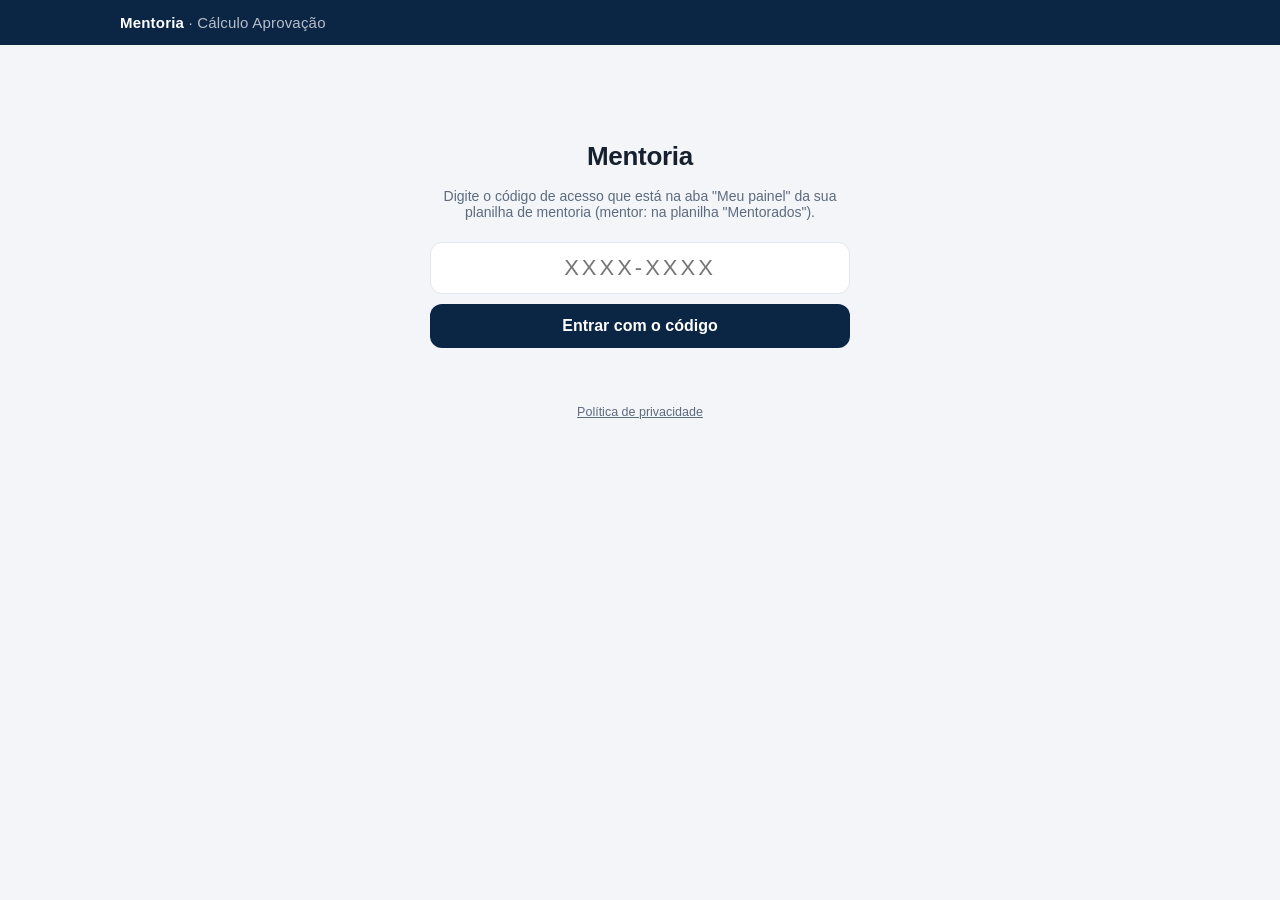
<file: index.html>
<!DOCTYPE html>
<html lang="pt-BR">
<head>
<meta charset="utf-8">
<meta name="viewport" content="width=device-width, initial-scale=1">
<meta name="robots" content="noindex, nofollow">
<meta name="referrer" content="strict-origin-when-cross-origin">
<title>Mentoria · Cálculo Aprovação</title>
<meta name="description" content="Painel de evolução da mentoria Cálculo Aprovação: simulados, níveis por área, onde focar e acompanhamento do mentor.">
<meta name="theme-color" content="#0B2545">
<link rel="icon" href="data:image/svg+xml,%3Csvg xmlns='http://www.w3.org/2000/svg' viewBox='0 0 64 64'%3E%3Crect width='64' height='64' rx='14' fill='%230B2545'/%3E%3Cpath d='M18 44 L24 24 L40 24 L46 44 Z' fill='%23d9a52f'/%3E%3Cpath d='M24 24 L40 24 L43 34 L21 34 Z' fill='%23fff0a8'/%3E%3C/svg%3E">
<link rel="stylesheet" href="assets/estilo.css?v=24">
<script src="https://accounts.google.com/gsi/client" async></script>
</head>
<body>
<header class="topo"><div class="topo-in">
  <div class="marca">Mentoria <span>· Cálculo Aprovação</span></div>
  <div class="topo-dir"><span class="atualizado" id="atualizado"></span><span class="topo-dir" id="topo-dir"></span></div>
</div></header>
<main id="app"><p class="carregando">Carregando…</p></main>
<noscript><p style="text-align:center;padding:24px">Ative o JavaScript para usar o painel da mentoria.</p></noscript>
<script src="config.js?v=24"></script>
<script src="assets/painel.js?v=24"></script>
<script src="assets/registros.js?v=24"></script>
<script src="assets/app.js?v=24"></script>
</body>
</html>
</file>
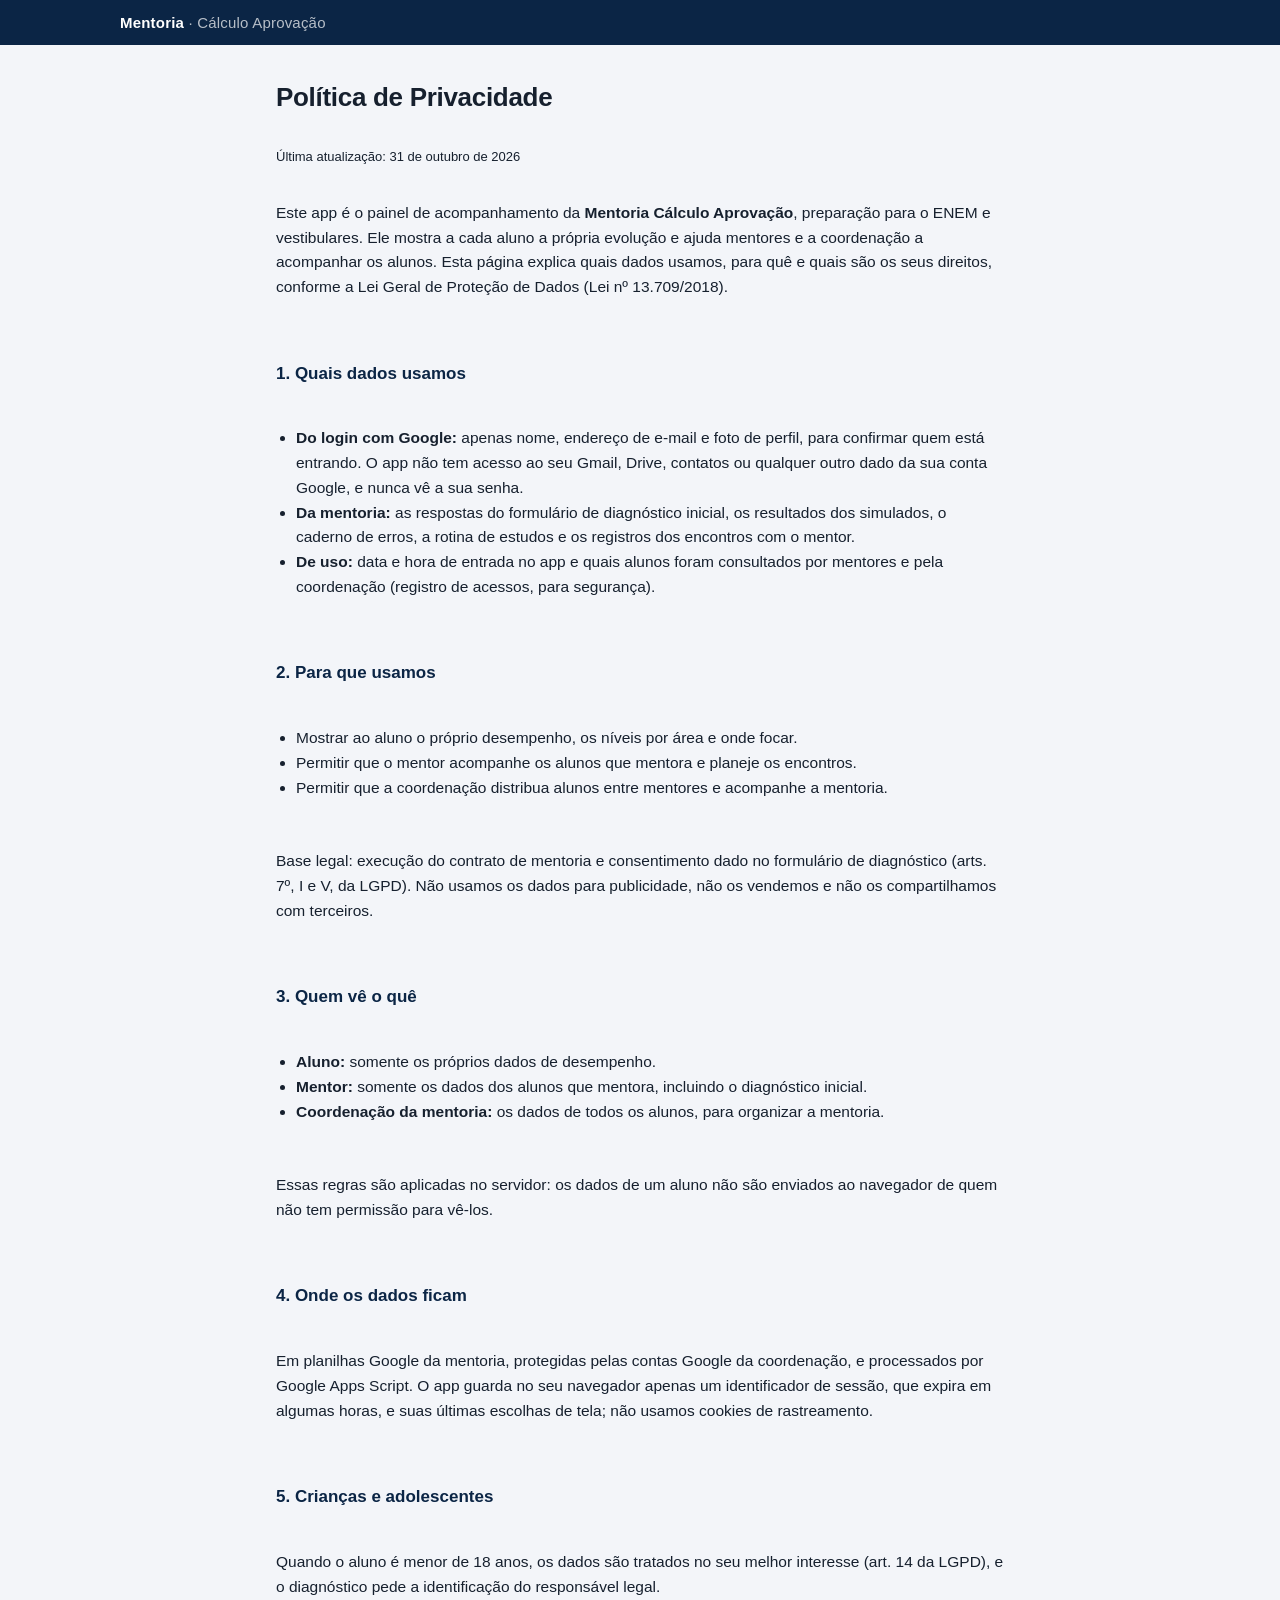
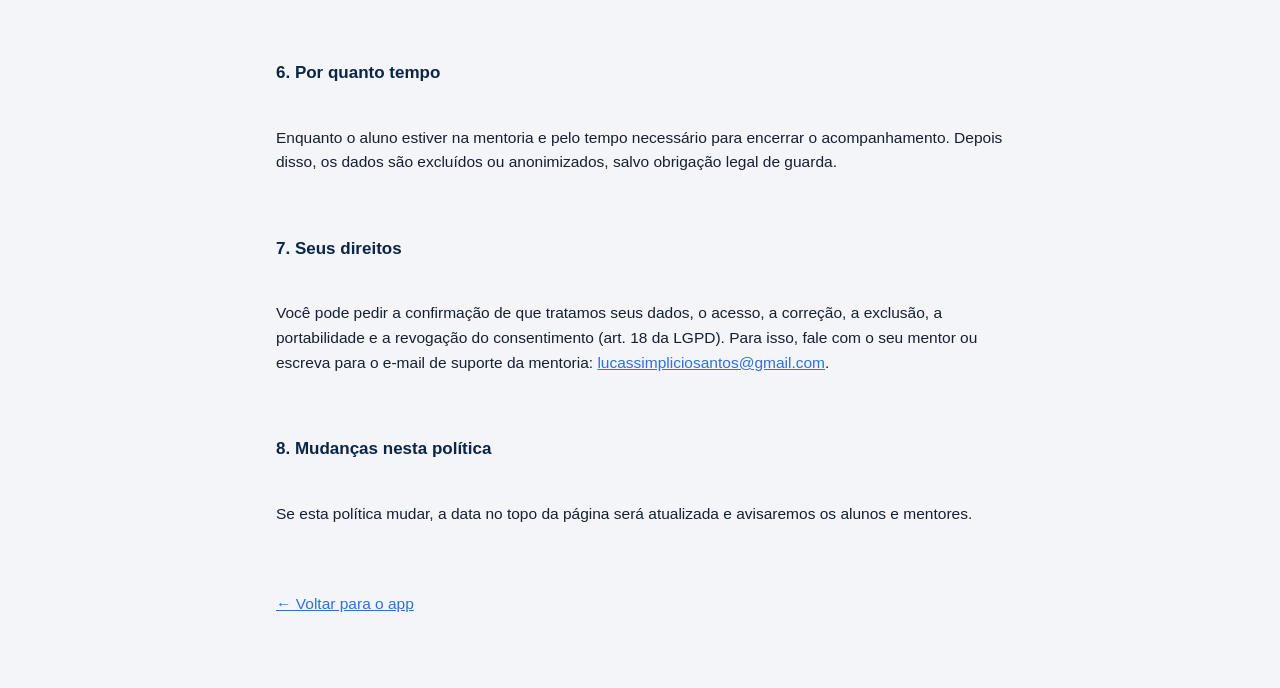
<file: privacidade.html>
<!DOCTYPE html>
<html lang="pt-BR">
<head>
<meta charset="utf-8">
<meta name="viewport" content="width=device-width, initial-scale=1">
<title>Política de Privacidade · Mentoria Cálculo Aprovação</title>
<meta name="description" content="Como o app da Mentoria Cálculo Aprovação usa e protege os dados de alunos e mentores.">
<link rel="stylesheet" href="assets/estilo.css">
<style>
  .doc { max-width: 760px; margin: 0 auto; padding: 24px 16px 56px; line-height: 1.6; font-size: 15.5px; }
  .doc h1 { font-size: 26px; margin: 8px 0 4px; }
  .doc h2 { font-size: 17px; margin: 26px 0 6px; color: var(--azul); }
  .doc p, .doc li { color: var(--texto); }
  .doc ul { padding-left: 20px; }
  .doc .nota { font-size: 13px; }
  .doc a { color: var(--acento); }
</style>
</head>
<body>
<header class="topo"><div class="topo-in"><a class="marca" href="./" style="color:#fff;text-decoration:none">Mentoria <span>· Cálculo Aprovação</span></a></div></header>
<main class="doc">
  <h1>Política de Privacidade</h1>
  <p class="nota">Última atualização: 31 de outubro de 2026</p>

  <p>Este app é o painel de acompanhamento da <b>Mentoria Cálculo Aprovação</b>, preparação para o ENEM e vestibulares. Ele mostra a cada aluno a própria evolução e ajuda mentores e a coordenação a acompanhar os alunos. Esta página explica quais dados usamos, para quê e quais são os seus direitos, conforme a Lei Geral de Proteção de Dados (Lei nº 13.709/2018).</p>

  <h2>1. Quais dados usamos</h2>
  <ul>
    <li><b>Do login com Google:</b> apenas nome, endereço de e-mail e foto de perfil, para confirmar quem está entrando. O app não tem acesso ao seu Gmail, Drive, contatos ou qualquer outro dado da sua conta Google, e nunca vê a sua senha.</li>
    <li><b>Da mentoria:</b> as respostas do formulário de diagnóstico inicial, os resultados dos simulados, o caderno de erros, a rotina de estudos e os registros dos encontros com o mentor.</li>
    <li><b>De uso:</b> data e hora de entrada no app e quais alunos foram consultados por mentores e pela coordenação (registro de acessos, para segurança).</li>
  </ul>

  <h2>2. Para que usamos</h2>
  <ul>
    <li>Mostrar ao aluno o próprio desempenho, os níveis por área e onde focar.</li>
    <li>Permitir que o mentor acompanhe os alunos que mentora e planeje os encontros.</li>
    <li>Permitir que a coordenação distribua alunos entre mentores e acompanhe a mentoria.</li>
  </ul>
  <p>Base legal: execução do contrato de mentoria e consentimento dado no formulário de diagnóstico (arts. 7º, I e V, da LGPD). Não usamos os dados para publicidade, não os vendemos e não os compartilhamos com terceiros.</p>

  <h2>3. Quem vê o quê</h2>
  <ul>
    <li><b>Aluno:</b> somente os próprios dados de desempenho.</li>
    <li><b>Mentor:</b> somente os dados dos alunos que mentora, incluindo o diagnóstico inicial.</li>
    <li><b>Coordenação da mentoria:</b> os dados de todos os alunos, para organizar a mentoria.</li>
  </ul>
  <p>Essas regras são aplicadas no servidor: os dados de um aluno não são enviados ao navegador de quem não tem permissão para vê-los.</p>

  <h2>4. Onde os dados ficam</h2>
  <p>Em planilhas Google da mentoria, protegidas pelas contas Google da coordenação, e processados por Google Apps Script. O app guarda no seu navegador apenas um identificador de sessão, que expira em algumas horas, e suas últimas escolhas de tela; não usamos cookies de rastreamento.</p>

  <h2>5. Crianças e adolescentes</h2>
  <p>Quando o aluno é menor de 18 anos, os dados são tratados no seu melhor interesse (art. 14 da LGPD), e o diagnóstico pede a identificação do responsável legal.</p>

  <h2>6. Por quanto tempo</h2>
  <p>Enquanto o aluno estiver na mentoria e pelo tempo necessário para encerrar o acompanhamento. Depois disso, os dados são excluídos ou anonimizados, salvo obrigação legal de guarda.</p>

  <h2>7. Seus direitos</h2>
  <p>Você pode pedir a confirmação de que tratamos seus dados, o acesso, a correção, a exclusão, a portabilidade e a revogação do consentimento (art. 18 da LGPD). Para isso, fale com o seu mentor ou escreva para o e-mail de suporte da mentoria: <a href="mailto:lucassimpliciosantos@gmail.com">lucassimpliciosantos@gmail.com</a>.</p>

  <h2>8. Mudanças nesta política</h2>
  <p>Se esta política mudar, a data no topo da página será atualizada e avisaremos os alunos e mentores.</p>

  <p style="margin-top:32px"><a href="./">← Voltar para o app</a></p>
</main>
</body>
</html>
</file>
<file: assets/estilo.css>
:root { --azul: #0B2545; --azul2: #13315C; --fundo: #F3F5F9; --card: #FFFFFF; --linha: #E2E6EE; --texto: #16202E; --suave: #5D6B7E;
    --bom: #1E8E5A; --ruim: #C2362F; --aviso: #B7791F; --acento: #2F6FDE; }
  * { box-sizing: border-box; }
  html, body { margin: 0; background: var(--fundo); color: var(--texto); font-family: -apple-system, BlinkMacSystemFont, "Segoe UI", Roboto, "Helvetica Neue", Arial, sans-serif; }
  .topo { background: var(--azul); color: #fff; padding: 14px 16px; }
  .topo-in { max-width: 1040px; margin: 0 auto; display: flex; align-items: center; justify-content: space-between; gap: 12px; flex-wrap: wrap; }
  .marca { font-weight: 700; letter-spacing: .2px; font-size: 15px; }
  .marca span { opacity: .7; font-weight: 500; }
  .atualizado { font-size: 12px; opacity: .75; }
  main { max-width: 1040px; margin: 0 auto; padding: 20px 16px 48px; display: grid; grid-template-columns: minmax(0, 1fr); gap: 18px; }
  h1 { font-size: 26px; margin: 4px 0 2px; letter-spacing: -.3px; }
  .sub { color: var(--suave); font-size: 14px; margin: 0; display: flex; gap: 6px 14px; flex-wrap: wrap; }
  .sec { font-size: 12px; font-weight: 700; letter-spacing: .08em; text-transform: uppercase; color: var(--suave); margin: 8px 0 -6px; }
  .grade4 { display: grid; gap: 12px; grid-template-columns: repeat(auto-fit, minmax(min(46%, 210px), 1fr)); }
  @media (max-width: 520px) { .kpi-valor { font-size: 24px; } .card { padding: 13px; } .kpi-top { font-size: 13px; } }
  .card { background: var(--card); border: 1px solid var(--linha); border-radius: 14px; padding: 16px; box-shadow: 0 1px 2px rgba(16,32,46,.04); min-width: 0; }
  .kpi { display: grid; gap: 8px; }
  .kpi-top { display: flex; align-items: center; gap: 10px; color: var(--suave); font-size: 14px; }
  .ico { width: 32px; height: 32px; border-radius: 9px; display: grid; place-items: center; flex: none; }
  .kpi-valor { font-size: 30px; font-weight: 800; line-height: 1.05; letter-spacing: -.5px; font-variant-numeric: tabular-nums; }
  .kpi-nota { font-size: 12.5px; color: var(--suave); }
  .bom { color: var(--bom); } .ruim { color: var(--ruim); }
  .niveis { display: grid; gap: 12px; grid-template-columns: repeat(auto-fit, minmax(min(46%, 170px), 1fr)); }
  .nv { display: grid; justify-items: center; text-align: center; gap: 3px; padding: 12px 10px 14px; }
  .nv svg { width: 100%; max-width: 132px; height: auto; overflow: visible; }
  .nv-area { font-size: 12.5px; color: var(--suave); }
  .nv-metal { font-size: 17px; font-weight: 800; }
  .nv-prog { font-size: 12px; color: var(--suave); max-width: 15rem; }
  .trilha { display: flex; flex-wrap: wrap; gap: 6px 16px; list-style: none; padding: 0; margin: 0; font-size: 12px; color: var(--suave); }
  .trilha li { display: inline-flex; align-items: center; gap: 6px; }
  .trilha svg { width: 48px; height: auto; }
  .trilha b { color: var(--texto); }
  .graf svg { width: 100%; height: auto; display: block; }
  .legenda { display: flex; flex-wrap: wrap; gap: 6px 14px; font-size: 12.5px; color: var(--suave); margin: 8px 0 0; padding: 0; list-style: none; }
  .legenda li { display: inline-flex; align-items: center; gap: 6px; }
  .sw { width: 10px; height: 10px; border-radius: 3px; display: inline-block; }
  .faixa { display: flex; height: 12px; border-radius: 6px; overflow: hidden; gap: 2px; background: #E7EAF0; margin: 4px 0 10px; }
  details.grupo { border: 1px solid var(--linha); border-radius: 12px; margin-top: 10px; background: #fff; }
  details.grupo summary { list-style: none; cursor: pointer; padding: 12px 14px; display: flex; align-items: center; gap: 12px; font-weight: 700; }
  details.grupo summary::-webkit-details-marker { display: none; }
  .badge { min-width: 24px; height: 24px; border-radius: 7px; display: inline-grid; place-items: center; color: #fff; font-size: 12px; font-weight: 800; padding: 0 6px; }
  .seta { margin-left: auto; width: 8px; height: 8px; border-right: 2px solid var(--suave); border-bottom: 2px solid var(--suave); transform: rotate(45deg); transition: transform .2s; }
  details[open] .seta { transform: rotate(-135deg); }
  .lista { display: grid; gap: 8px; padding: 0 14px 14px; }
  .mat { background: var(--fundo); border-radius: 10px; padding: 10px 12px; display: grid; gap: 6px; }
  .mat-top { display: flex; flex-wrap: wrap; gap: 4px 10px; align-items: baseline; }
  .mat-nome { font-weight: 700; }
  .mat-info { margin-left: auto; font-size: 12px; color: var(--suave); }
  .barra { height: 6px; border-radius: 3px; background: #E2E6EE; overflow: hidden; }
  .barra span { display: block; height: 100%; border-radius: 3px; }
  .tags { display: flex; flex-wrap: wrap; gap: 6px; }
  .tag { font-size: 12px; padding: 2px 9px; border-radius: 999px; background: #fff; border: 1px solid var(--linha); }
  .vazio { color: var(--suave); font-size: 13px; margin: 0; }
  .motivo { display: grid; grid-template-columns: minmax(0, 15rem) 1fr 2.2rem; gap: 10px; align-items: center; font-size: 13px; margin: 6px 0; }
  .motivo .barra { height: 10px; }
  .entrada { max-width: 420px; margin: 8vh auto 0; display: grid; gap: 14px; text-align: center; }
  .entrada input { font-size: 22px; letter-spacing: 3px; text-align: center; padding: 12px; border: 1.5px solid var(--linha); border-radius: 12px; text-transform: uppercase; width: 100%; }
  .entrada input:focus { outline: none; border-color: var(--acento); }
  .botao { background: var(--azul); color: #fff; border: 0; border-radius: 12px; padding: 13px; font-size: 16px; font-weight: 700; cursor: pointer; }
  .erro { color: var(--ruim); font-size: 14px; min-height: 1.2em; margin: 0; }
  .carregando { text-align: center; color: var(--suave); margin-top: 18vh; }
  .rodape { text-align: center; color: var(--suave); font-size: 12px; margin-top: 8px; }
  .nota { font-size: 12.5px; color: var(--suave); margin: 6px 0 0; }
  .seletor { position: sticky; top: 0; z-index: 5; background: var(--fundo); margin: 0 -16px; padding: 10px 16px 12px; border-bottom: 1px solid var(--linha); display: grid; gap: 8px; }
  .seletor-rot { font-size: 12px; font-weight: 700; letter-spacing: .08em; text-transform: uppercase; color: var(--suave); }
  .seletor-linha { display: flex; gap: 8px; align-items: center; }
  .seletor select, .seletor input { font: inherit; font-size: 16px; color: var(--texto); background: #fff; border: 1.5px solid var(--linha); border-radius: 12px; padding: 10px 12px; min-width: 0; width: 100%; }
  .seletor select { flex: 1; cursor: pointer; }
  .seletor select:focus, .seletor input:focus { outline: none; border-color: var(--acento); }
  .passo { flex: none; width: 44px; height: 44px; border-radius: 12px; border: 1.5px solid var(--linha); background: #fff; color: var(--azul); font-size: 20px; line-height: 1; cursor: pointer; }
  .passo:disabled { opacity: .35; cursor: default; }
  .aluno-area { display: grid; gap: 18px; }
  .nome-aluno { font-size: 22px; margin: 2px 0; letter-spacing: -.2px; }
  .atalhos { display: flex; flex-wrap: wrap; gap: 8px; margin-top: 8px; }
  .atalho { font-size: 13px; font-weight: 600; color: var(--azul); background: #fff; border: 1px solid var(--linha); border-radius: 999px; padding: 6px 12px; text-decoration: none; }
  .atalho.cod { font-weight: 500; color: var(--suave); font-variant-numeric: tabular-nums; }
  @media (prefers-reduced-motion: no-preference) {
    .flutua { animation: flutua 5s ease-in-out infinite; }
    .brilho { animation: brilho 5s cubic-bezier(.2,.8,.2,1) infinite; }
    .faisca { animation: faisca 2.6s ease-in-out infinite; transform-box: fill-box; transform-origin: center; }
  }
  @keyframes flutua { 0%, 100% { transform: translateY(0); } 50% { transform: translateY(-2.5px); } }
  @keyframes brilho { 0%, 50% { transform: translateX(-40px) skewX(-20deg); } 80%, 100% { transform: translateX(150px) skewX(-20deg); } }
  @keyframes faisca { 0%, 100% { opacity: 0; scale: .3; } 45% { opacity: 1; scale: 1; } 70% { opacity: .2; scale: .6; } }
  .faisca { opacity: .85; }

  /* ---------- Acrescentado na versão GitHub Pages: login, topo, filtros, abas, diagnóstico ---------- */
  .topo-dir { display: flex; align-items: center; gap: 12px; font-size: 13px; }
  .quem { opacity: .85; max-width: 46vw; overflow: hidden; text-overflow: ellipsis; white-space: nowrap; }
  .sair { background: transparent; color: #fff; border: 1px solid rgba(255,255,255,.35); border-radius: 999px; padding: 5px 12px; font: inherit; font-size: 12.5px; cursor: pointer; }
  .sair:hover { background: rgba(255,255,255,.1); }
  .centro { justify-content: center; text-align: center; }
  .google-botao { display: flex; justify-content: center; min-height: 44px; }
  .ou { display: flex; align-items: center; gap: 10px; color: var(--suave); font-size: 12.5px; margin: 6px 0 -4px; }
  .ou::before, .ou::after { content: ''; flex: 1; height: 1px; background: var(--linha); }
  .botao.sec2 { background: #fff; color: var(--azul); border: 1.5px solid var(--linha); }
  .filtros { display: flex; gap: 6px; overflow-x: auto; padding-bottom: 2px; scrollbar-width: thin; }
  .chip { flex: none; font: inherit; font-size: 13px; padding: 6px 12px; border-radius: 999px; border: 1px solid var(--linha); background: #fff; color: var(--texto); cursor: pointer; white-space: nowrap; }
  .chip b { font-variant-numeric: tabular-nums; margin-left: 4px; color: var(--suave); font-weight: 600; }
  .chip[aria-pressed="true"] { background: var(--azul); color: #fff; border-color: var(--azul); }
  .chip[aria-pressed="true"] b { color: rgba(255,255,255,.8); }
  .chip.alerta { border-color: #E9B44C; }
  .abas { display: flex; gap: 4px; border-bottom: 1px solid var(--linha); margin-top: 4px; overflow-x: auto; scrollbar-width: none; -webkit-overflow-scrolling: touch; }
  .abas::-webkit-scrollbar { display: none; }
  .aba { white-space: nowrap; flex: none; }
  @media (max-width: 520px) { .abas { gap: 0; } .aba { padding: 10px 8px; font-size: 13.5px; } }
  .aba { font: inherit; font-size: 14px; font-weight: 600; color: var(--suave); background: none; border: 0; border-bottom: 2.5px solid transparent; padding: 10px 12px; cursor: pointer; margin-bottom: -1px; }
  .aba[aria-selected="true"] { color: var(--azul); border-bottom-color: var(--azul); }
  .selo-txt { display: inline-block; font-size: 11.5px; font-weight: 700; padding: 2px 8px; border-radius: 999px; background: #FFF4DB; color: #8A5A00; vertical-align: middle; margin-left: 6px; }
  .selo-txt.cinza { background: #EEF1F5; color: var(--suave); }
  .atribuir { display: flex; flex-wrap: wrap; gap: 8px; align-items: center; margin-top: 10px; padding: 10px 12px; background: #fff; border: 1px dashed #C9D2DE; border-radius: 12px; }
  .atribuir label { font-size: 12px; font-weight: 700; letter-spacing: .06em; text-transform: uppercase; color: var(--suave); }
  .atribuir select, .atribuir input { font: inherit; font-size: 14px; padding: 8px 10px; border: 1.5px solid var(--linha); border-radius: 10px; background: #fff; color: var(--texto); min-width: 0; }
  .atribuir select { flex: 1 1 200px; }
  .atribuir input { flex: 1 1 220px; }
  .botao.peq { padding: 8px 14px; font-size: 14px; border-radius: 10px; }
  .diag { display: grid; gap: 14px; }
  .diag-topo { display: grid; gap: 14px; grid-template-columns: minmax(0, 220px) minmax(0, 1fr); }
  @media (max-width: 640px) { .diag-topo { grid-template-columns: 1fr; } }
  .prontidao { display: grid; gap: 6px; align-content: start; }
  .prontidao .kpi-valor { font-size: 38px; }
  .medidor { height: 8px; border-radius: 4px; background: #E7EAF0; overflow: hidden; }
  .medidor span { display: block; height: 100%; border-radius: 4px; }
  .alertas { list-style: none; margin: 0; padding: 0; display: grid; gap: 6px; }
  .alertas li { font-size: 13.5px; padding: 7px 10px; border-radius: 9px; background: #FFF4DB; color: #6B4500; }
  .alertas li.nenhum { background: #E8F5EE; color: #1E6B45; }
  .foco { margin: 0; padding-left: 18px; display: grid; gap: 4px; font-size: 14px; }
  .campos { display: grid; gap: 10px 18px; grid-template-columns: repeat(auto-fit, minmax(min(100%, 260px), 1fr)); margin: 0; }
  .campo dt { font-size: 12px; color: var(--suave); margin: 0 0 2px; }
  .campo dd { margin: 0; font-size: 14px; white-space: pre-line; overflow-wrap: anywhere; }
  .card h3 { font-size: 13px; letter-spacing: .06em; text-transform: uppercase; color: var(--suave); margin: 0 0 10px; }
  details.card > summary { cursor: pointer; font-size: 13px; letter-spacing: .06em; text-transform: uppercase; color: var(--suave); font-weight: 700; list-style: none; display: flex; align-items: center; gap: 10px; }
  details.card > summary::-webkit-details-marker { display: none; }
  details.card[open] > summary { margin-bottom: 10px; }
  .aviso { background: #EEF4FF; border: 1px solid #D6E2FB; color: #23406E; border-radius: 12px; padding: 12px 14px; font-size: 14px; }
  .toast { position: fixed; left: 50%; bottom: 20px; transform: translateX(-50%); background: var(--azul); color: #fff; padding: 11px 16px; border-radius: 12px; font-size: 14px; box-shadow: 0 6px 24px rgba(11,37,69,.25); z-index: 20; max-width: calc(100vw - 32px); }
  .toast.erro { background: var(--ruim); }
  details.alternativa { margin-top: 4px; text-align: left; }
  details.alternativa > summary { cursor: pointer; color: var(--acento); font-size: 13.5px; text-align: center; list-style: none; padding: 6px 0; }
  details.alternativa > summary::-webkit-details-marker { display: none; }
  .form-codigo { display: grid; gap: 10px; margin-top: 8px; }
  .link-voltar { background: none; border: 0; color: var(--acento); font: inherit; font-size: 13.5px; cursor: pointer; padding: 6px; }
  .aviso.vincular { display: grid; gap: 8px; justify-items: start; }
  .aviso.vincular .google-botao { justify-content: flex-start; }
  .link-privacidade { font-size: 12.5px; color: var(--suave); margin-top: 12px; }

  /* ---------- Caixas do aluno, simulados e caderno de erros ---------- */
  .caixas { display: grid; gap: 10px; grid-template-columns: repeat(var(--n, 3), minmax(0, 1fr)); }
  @media (max-width: 900px) { .caixas { grid-template-columns: repeat(3, minmax(0, 1fr)); } }
  @media (max-width: 520px) { .caixas { grid-template-columns: repeat(2, minmax(0, 1fr)); } }
  @media (max-width: 620px) { .caixas.quatro { grid-template-columns: repeat(2, minmax(0, 1fr)); } }
  .caixa { font: inherit; text-align: left; display: grid; gap: 4px; align-content: start; padding: 14px; border-radius: 14px; border: 1.5px solid var(--linha); background: #fff; color: var(--texto); cursor: pointer; box-shadow: 0 1px 2px rgba(16,32,46,.04); min-width: 0; }
  .caixa svg { color: var(--suave); margin-bottom: 2px; }
  .caixa b { font-size: 15px; }
  .caixa span { font-size: 12.5px; color: var(--suave); }
  .caixa[aria-pressed="true"] { border-color: var(--azul); background: #EEF3FA; box-shadow: inset 0 0 0 1px var(--azul); }
  .caixa[aria-pressed="true"] svg { color: var(--azul); }
  @media (max-width: 520px) { .caixa { padding: 11px 9px; text-align: center; justify-items: center; } .caixa span { display: none; } .caixa b { font-size: 13.5px; } }
  .reg-topo { display: flex; gap: 12px; align-items: flex-end; justify-content: space-between; flex-wrap: wrap; }
  .reg-titulo { font-size: 20px; margin: 0; }
  .reg-lista { display: grid; gap: 12px; }
  .form-reg { display: grid; gap: 14px; border: 1.5px solid #C9D6EA; }
  .form-reg h3 { margin: 0; font-size: 17px; text-transform: none; letter-spacing: 0; color: var(--texto); }
  .campo { display: grid; gap: 6px; }
  .campo > span, .campo-num > span { font-size: 13px; font-weight: 600; color: var(--texto); }
  .campo input, .campo select, .linha-erro input, .linha-erro select, .campo-num input { font: inherit; font-size: 16px; padding: 10px 12px; border: 1.5px solid var(--linha); border-radius: 10px; background: #fff; color: var(--texto); min-width: 0; width: 100%; }
  .campo input:focus, .campo select:focus, .linha-erro input:focus, .linha-erro select:focus, .campo-num input:focus { outline: none; border-color: var(--acento); }
  .campo.curto input { max-width: 220px; }
  .dica { font-size: 12.5px; color: var(--suave); min-height: 1em; }
  .dia-escolha { display: grid; grid-template-columns: 1fr 1fr; gap: 8px; }
  .dia-btn { font: inherit; display: grid; gap: 2px; text-align: left; padding: 10px 12px; border-radius: 12px; border: 1.5px solid var(--linha); background: #fff; color: var(--texto); cursor: pointer; }
  .dia-btn span { font-size: 12.5px; color: var(--suave); }
  .dia-btn[aria-checked="true"] { border-color: var(--azul); background: #EEF3FA; box-shadow: inset 0 0 0 1px var(--azul); }
  .dia-btn:disabled { opacity: .45; cursor: default; }
  .grade-num { display: grid; gap: 10px; grid-template-columns: repeat(auto-fit, minmax(min(100%, 150px), 1fr)); }
  .campo-num { display: grid; gap: 4px; }
  .campo-num small { font-size: 11.5px; color: var(--suave); }
  .check { display: flex; gap: 8px; align-items: center; font-size: 14px; margin-top: 4px; cursor: pointer; }
  .check input { width: 18px; height: 18px; }
  .total-red { font-size: 14px; }
  .acoes-form { display: flex; gap: 8px; flex-wrap: wrap; align-items: center; }
  .mini { font: inherit; font-size: 13px; font-weight: 600; padding: 6px 11px; border-radius: 9px; border: 1px solid var(--linha); background: #fff; color: var(--azul); cursor: pointer; }
  .mini.perigo { color: #fff; background: var(--ruim); border-color: var(--ruim); }
  .mini.forte { color: #fff; background: var(--azul); border-color: var(--azul); }
  .mini:disabled { opacity: .6; cursor: default; }
  .botao:disabled { opacity: .5; cursor: default; }
  .atalhos-pend { display: flex; gap: 6px; flex-wrap: wrap; align-items: center; }
  .sim-card { display: grid; gap: 10px; }
  .sim-cab { display: flex; gap: 8px 12px; align-items: baseline; justify-content: space-between; flex-wrap: wrap; }
  .sim-cab b { font-size: 16px; }
  .sim-dias { display: grid; gap: 8px; grid-template-columns: repeat(auto-fit, minmax(min(100%, 230px), 1fr)); }
  .sim-dia { display: grid; gap: 6px; align-content: start; background: var(--fundo); border-radius: 10px; padding: 10px 12px; }
  .sim-dia.falta { background: #FFF8E8; border: 1px dashed #E9C46A; }
  .sim-dia-cab { display: flex; gap: 8px; align-items: center; justify-content: space-between; }
  .sim-valores { font-size: 14px; font-variant-numeric: tabular-nums; }
  .origem { font-size: 11px; font-weight: 700; padding: 2px 8px; border-radius: 999px; background: #E8F0FE; color: #1F4FA8; }
  .origem.formulario { background: #EEF1F5; color: var(--suave); }
  .acoes { display: flex; gap: 6px; align-items: center; flex-wrap: wrap; }
  .confirmar { font-size: 13px; font-weight: 600; color: var(--ruim); }
  .vazio-card { text-align: center; }
  .resumo-materias { display: flex; gap: 6px; flex-wrap: wrap; align-items: center; }
  .linha-erro { display: grid; gap: 8px; grid-template-columns: minmax(0, 1fr) minmax(0, 1.6fr) minmax(0, 1.2fr) 136px auto; align-items: center; }
  .linha-erro.edicao { grid-template-columns: minmax(0, 1.2fr) minmax(0, 1fr) minmax(0, 1.6fr) minmax(0, 1.2fr) 80px; }
  .motivo-campo { display: grid; gap: 6px; min-width: 0; }
  .q-num { font-size: 12.5px; font-weight: 800; font-variant-numeric: tabular-nums; min-width: 42px; text-align: center; padding: 3px 7px; border-radius: 8px; background: var(--azul); color: #fff; }
  .q-num.sem { background: #EEF1F5; color: var(--suave); font-weight: 600; }
  .linha-erro datalist { display: none; }
  @media (max-width: 720px) { .linha-erro, .linha-erro.edicao { grid-template-columns: 1fr; } }
  .pendentes { display: grid; gap: 6px; }
  .item-erro { display: grid; grid-template-columns: auto auto auto minmax(0, 1fr) auto; gap: 10px; align-items: center; padding: 9px 0; border-top: 1px solid var(--linha); }
  .item-erro.pend { grid-template-columns: auto minmax(0, 1fr) auto; }
  .item-erro.pend { border: 1px dashed #C9D6EA; border-radius: 10px; padding: 8px 10px; background: #F7FAFE; }
  .item-erro.editando { grid-template-columns: 1fr; }
  .item-txt { display: grid; gap: 1px; min-width: 0; overflow-wrap: anywhere; font-size: 14px; }
  .item-txt small { color: var(--suave); font-size: 12.5px; }
  @media (max-width: 520px) { .item-erro { grid-template-columns: auto auto auto minmax(0, 1fr); } .item-erro.pend { grid-template-columns: auto minmax(0, 1fr) auto; } .item-erro .acoes { grid-column: 1 / -1; } }

  /* ---------- Rotina ---------- */
  .rotina-rolagem { overflow-x: auto; -webkit-overflow-scrolling: touch; border: 1px solid var(--linha); border-radius: 12px; background: #fff; }
  table.rotina { border-collapse: collapse; width: 100%; min-width: 840px; table-layout: fixed; }
  table.rotina th { background: var(--azul); color: #fff; font-size: 13px; font-weight: 700; padding: 9px 6px; text-align: center; border: 1px solid var(--azul); }
  table.rotina th.hoje { background: var(--acento); border-color: var(--acento); }
  table.rotina td { border: 1px solid #B7BEC9; padding: 8px 9px; vertical-align: top; font-size: 13.5px; line-height: 1.35; white-space: pre-wrap; overflow-wrap: anywhere; height: 46px; background: #fff; }
  table.rotina td.col-hoje { box-shadow: inset 3px 0 0 var(--acento); }
  table.rotina.editando { min-width: 980px; }
  table.rotina.editando td { padding: 0; }
  table.rotina.editando td.sel { outline: 3px solid var(--acento); outline-offset: -3px; }
  table.rotina.editando textarea { display: block; width: 100%; min-height: 44px; resize: none; overflow: hidden; border: 0; margin: 0; padding: 8px 9px; font: inherit; font-size: 13.5px; line-height: 1.35; background: transparent; color: inherit; }
  table.rotina.editando textarea:focus { outline: none; }
  table.rotina .ferr-col { width: 96px; background: var(--fundo); border-color: var(--linha); }
  table.rotina th.ferr-col { background: var(--fundo); border-color: var(--linha); }
  .ferr-btns { display: grid; grid-template-columns: 1fr 1fr; gap: 4px; padding: 6px; }
  .ferr-btns .mini { padding: 4px 0; font-size: 13px; }
  .ferr-btns .mini.perigo { grid-column: 1 / -1; }
  .ferramentas { display: grid; gap: 10px; position: sticky; top: calc(var(--topo-fixo, 0px) + 8px); z-index: 4; box-shadow: 0 6px 18px rgba(16,32,46,.08); }
  .editando-rotina .seletor { position: static; }
  .editando-rotina .ferramentas { top: 6px; }
  @media (max-height: 760px) { .ferramentas .dica-det { display: none; } .ferramentas { gap: 7px; padding-top: 10px; padding-bottom: 10px; } .ativ { padding: 5px 9px; } }
  @media (max-height: 520px) { .ferramentas { position: static; } }
  .ferr-linha { display: flex; gap: 8px; align-items: center; flex-wrap: wrap; }
  .ferr-rot { font-size: 13px; font-weight: 700; min-width: 4.2rem; }
  .n-linhas { min-width: 1.6rem; text-align: center; font-variant-numeric: tabular-nums; }
  .seg { display: inline-flex; border: 1px solid var(--linha); border-radius: 10px; overflow: hidden; }
  .seg button { font: inherit; font-size: 13px; font-weight: 600; padding: 7px 12px; border: 0; background: #fff; color: var(--azul); cursor: pointer; }
  .seg button + button { border-left: 1px solid var(--linha); }
  .seg button[aria-checked="true"] { background: var(--azul); color: #fff; }
  .paleta { display: flex; gap: 6px; flex-wrap: wrap; }
  .sw-cor { width: 28px; height: 28px; border-radius: 8px; border: 1px solid rgba(16,32,46,.25); cursor: pointer; padding: 0; }
  .sw-cor.sem { background: #fff linear-gradient(135deg, transparent 45%, #C2362F 45%, #C2362F 55%, transparent 55%); }
  .sw-cor:hover, .sw-cor:focus-visible { outline: 2px solid var(--acento); outline-offset: 1px; }
  .hoje-card { display: grid; gap: 10px; }
  .hoje-tit { display: flex; gap: 10px; align-items: baseline; justify-content: space-between; }
  .hoje-lista { display: grid; gap: 6px; }
  .hoje-bloco { white-space: pre-wrap; font-size: 14px; padding: 8px 10px; border-left: 5px solid var(--linha); background: var(--fundo); border-radius: 0 8px 8px 0; }
  @media (max-width: 520px) { .ferramentas { position: static; } .sw-cor { width: 32px; height: 32px; } }
  /* Rotina por hora: blocos coloridos de atividades */
  table.rotina.horas { min-width: 880px; }
  table.rotina.horas th.hora { width: 52px; background: var(--fundo); color: var(--suave); border-color: var(--linha); font-size: 12.5px; font-variant-numeric: tabular-nums; }
  table.rotina.horas thead th.hora { background: var(--fundo); }
  table.rotina.horas th.hora { position: sticky; left: 0; z-index: 1; }
  .ferr-linha .erro:empty { display: none; }
  table.rotina.horas td { padding: 3px; height: 52px; border-color: #E4E8EF; white-space: normal; vertical-align: middle; }
  .blk { height: 100%; min-height: 44px; border-radius: 9px; padding: 5px 7px; display: flex; flex-direction: column; justify-content: center; gap: 1px; line-height: 1.2; box-sizing: border-box; }
  .blk b { font-size: 12.5px; font-weight: 800; overflow-wrap: break-word; }
  .blk small { font-size: 11.5px; opacity: .88; white-space: normal; overflow-wrap: anywhere; line-height: 1.25; } /* o detalhe aparece inteiro: o bloco cresce */
  .blk small.ate { font-weight: 700; opacity: 1; }
  .hoje-item { display: grid; grid-template-columns: 6.6rem minmax(0, 1fr); gap: 10px; align-items: center; }
  .hoje-hora { font-size: 13px; font-weight: 700; color: var(--suave); font-variant-numeric: tabular-nums; }
  .hoje-item .blk { min-height: 40px; }
  .paleta-ativ { display: flex; gap: 6px; flex-wrap: wrap; flex: 1; }
  .ativ { font: inherit; font-size: 12.5px; font-weight: 700; padding: 7px 11px; border-radius: 9px; border: 2px solid transparent; cursor: pointer; box-shadow: inset 0 0 0 1px rgba(16,32,46,.12); }
  .ativ.borracha { border: 2px dashed #E3B3AF; }
  .ativ[aria-pressed="true"] { border-color: var(--azul); box-shadow: 0 0 0 3px rgba(47,111,222,.35); transform: translateY(-1px); }
  .ativ:focus-visible { outline: 2px solid var(--acento); outline-offset: 2px; }
  .ferramentas input[type=text] { font: inherit; font-size: 14px; padding: 7px 10px; border: 1px solid var(--linha); border-radius: 9px; min-width: 0; flex: 1 1 200px; max-width: 320px; }
  .ferramentas select, .ferramentas input[type=time] { font: inherit; font-size: 14px; padding: 6px 8px; border: 1px solid var(--linha); border-radius: 9px; background: #fff; }
  .sel-campos { display: flex; gap: 8px; align-items: center; flex-wrap: wrap; flex: 1; }
  .sel-rot { font-size: 13px; }
  .sel-fim { font-size: 13px; color: var(--suave); display: inline-flex; gap: 6px; align-items: center; }
  .grade-edit table.rotina.horas td { cursor: pointer; }
  .grade-edit table.rotina.horas td:hover { background: #F3F6FB; }
  .grade-edit.com-pincel table.rotina.horas td { cursor: copy; touch-action: none; }
  .grade-edit table.rotina.horas td.sel { outline: 3px solid var(--acento); outline-offset: -2px; border-radius: 4px; }
  .fantasma { position: fixed; display: none; z-index: 50; pointer-events: none; font-size: 12px; font-weight: 800; padding: 5px 9px; border-radius: 8px; box-shadow: 0 4px 14px rgba(16,32,46,.25); }
  .fantasma.borracha { border: 2px dashed #C2362F; }
  .ferramentas { min-width: 0; max-width: 100%; box-sizing: border-box; }
  @media (max-width: 520px) {
    .hoje-item { grid-template-columns: 5.6rem minmax(0, 1fr); }
    .ferramentas .ferr-linha { display: grid; grid-template-columns: minmax(0, 1fr); gap: 6px; }
    .ferramentas .ferr-linha.horas-linha { display: flex; }
    .ferramentas input[type=text] { max-width: none; width: 100%; box-sizing: border-box; }
    .sel-campos { display: grid; grid-template-columns: minmax(0, 1fr) auto; }
    .sel-campos .sel-rot, .sel-campos input[type=text] { grid-column: 1 / -1; }
    .ativ { padding: 7px 9px; }
  }

  /* ---------- Revisão espaçada, simulados em PDF e erros que faltam ---------- */
  .rev-bloco { display: grid; gap: 18px; }
  .rev { padding: 6px 16px; }
  .rev-vazio { margin: 0; padding: 10px 0; font-size: 14px; color: var(--suave); display: flex; align-items: center; gap: 8px; }
  .rev-vazio.ok { color: var(--texto); }
  .rev-check { width: 22px; height: 22px; border-radius: 50%; display: inline-grid; place-items: center; font-size: 12px; font-weight: 800; background: rgba(30,142,90,.12); color: var(--bom); }
  .rev-linhas { display: grid; }
  .rev-linha { display: grid; grid-template-columns: minmax(0, 1fr) auto auto; gap: 6px 16px; align-items: center; padding: 12px 0; }
  .rev-linha + .rev-linha { border-top: 1px solid var(--linha); }
  .rev-linha.oculto { display: none; }
  .rev-tema { display: grid; gap: 2px; min-width: 0; }
  .rev-tema b { font-size: 15px; }
  .rev-tema small { font-size: 12.5px; color: var(--suave); }
  .rev-linha.primeiro .rev-tema b::before { content: ''; display: inline-block; width: 8px; height: 8px; border-radius: 50%; background: var(--acento); margin-right: 8px; vertical-align: 2px; }
  .rev-etapas { display: inline-flex; gap: 4px; }
  .rev-etapas i { width: 7px; height: 7px; border-radius: 50%; background: #E2E6EE; }
  .rev-etapas i.feita { background: var(--bom); }
  .rev-etapas i.atual { background: #fff; box-shadow: inset 0 0 0 2px var(--acento); }
  .rev-btns { display: flex; gap: 6px; }
  .grifo { display: inline-block; margin-left: 8px; font-size: 11.5px; font-weight: 600; color: #16202E; padding: 0 3px; vertical-align: 1px;
    background: linear-gradient(104deg, transparent 2%, #CFE2FF 3%, #CFE2FF 96%, transparent 97%) 0 62% / 100% 58% no-repeat; }
  .rev-topo { padding-bottom: 2px; }
  .nivel { font: inherit; font-size: 13px; font-weight: 700; padding: 7px 13px; border-radius: 9px; cursor: pointer; border: 1px solid; transition: filter .15s; }
  .nivel:hover { filter: brightness(.96); }
  .nivel:disabled { opacity: .55; cursor: default; }
  .nivel.facil { background: #DDF3E6; border-color: #BFE3CD; color: #1D6B45; }
  .nivel.medio { background: #FFF2C9; border-color: #F2DE9B; color: #7A5A00; }
  .nivel.dificil { background: #FBE0DE; border-color: #F2C4C0; color: #9A2E28; }
  .rev-mais { font: inherit; font-size: 13px; font-weight: 600; color: var(--acento); background: none; border: 0; border-top: 1px solid var(--linha); width: 100%; text-align: left; padding: 10px 0; cursor: pointer; }
  @media (max-width: 620px) { .rev-linha { grid-template-columns: minmax(0, 1fr) auto; } .rev-btns { grid-column: 1 / -1; } }
  .pdf-card { display: grid; gap: 10px; border: 1.5px solid #C9D6EA; }
  .pdf-lista { display: grid; gap: 0; }
  .pdf-item { display: grid; grid-template-columns: minmax(0, 1fr) auto; gap: 8px 12px; align-items: center; }
  .pdf-lista .pdf-item { padding: 10px 0; border-top: 1px solid var(--linha); }
  .pdf-item.oculto { display: none; }
  .pdf-txt { display: grid; gap: 2px; min-width: 0; overflow-wrap: anywhere; }
  .pdf-txt small { color: var(--suave); font-size: 12.5px; }
  @media (max-width: 620px) { .pdf-item { grid-template-columns: 1fr; } }
  .selo-novo, .selo-agendado { font-size: 11px; font-weight: 700; padding: 1px 8px; border-radius: 999px; margin-left: 8px; vertical-align: 2px; }
  .selo-novo { background: #E3F4EA; color: var(--bom); }
  .selo-agendado { background: #FFF4DC; color: var(--aviso); }
  .seg.secoes { justify-self: start; }
  .aviso.faltam { background: #FFF8E8; border-color: #E9C46A; }
  .progresso-areas { display: flex; gap: 6px; flex-wrap: wrap; margin: 2px 0 4px; }
  .progresso-areas .tag.completo { background: #E3F4EA; border-color: #BFE3CD; color: var(--bom); }
  .dica.alerta { color: var(--aviso); font-weight: 600; }

  /* ---------- Caderno: blocos por simulado ---------- */
  .filtro-sim .chip { max-width: 260px; overflow: hidden; text-overflow: ellipsis; }
  .grupo-sim { padding: 0; }
  .grupo-cab { width: 100%; display: flex; justify-content: space-between; align-items: center; gap: 12px; font: inherit; text-align: left; color: var(--texto);
    background: #fff; border: 0; border-radius: 14px; padding: 14px 16px; cursor: pointer; }
  .grupo-sim.aberto .grupo-cab { position: sticky; top: var(--topo-fixo, 0px); z-index: 3; border-radius: 14px 14px 0 0; border-bottom: 1px solid var(--linha); }
  .grupo-nome { display: flex; align-items: center; gap: 10px; min-width: 0; }
  .grupo-nome b { overflow-wrap: anywhere; }
  .seta { flex: none; width: 8px; height: 8px; border-right: 2px solid var(--suave); border-bottom: 2px solid var(--suave); transform: rotate(-45deg); transition: transform .15s; margin: 0 2px; }
  .grupo-sim.aberto .seta { transform: rotate(45deg); }
  .grupo-corpo { display: none; padding: 4px 16px 10px; }
  .grupo-sim.aberto .grupo-corpo { display: block; }
  .grupo-corpo > .item-erro:first-child { border-top: 0; }

  /* ---------- Caderno: caixinha "já corrigi" ---------- */
  .check-corr { width: 24px; height: 24px; flex: none; border-radius: 7px; border: 2px solid #B9C2D0; background: #fff; cursor: pointer; padding: 0; position: relative; transition: background .15s, border-color .15s; }
  .check-corr:hover:not(:disabled) { border-color: var(--bom); }
  .check-corr[aria-checked="true"] { background: #DDF3E6; border-color: #7CC79C; }
  .check-corr[aria-checked="true"]::after { content: ''; position: absolute; left: 7px; top: 3px; width: 6px; height: 11px; border: solid #1D6B45; border-width: 0 2.5px 2.5px 0; transform: rotate(45deg); }
  .check-corr:disabled { cursor: default; }
  .item-erro.corrigido .item-txt > span { color: var(--suave); }
  .item-erro.saindo { opacity: 0; transform: translateX(12px); transition: opacity .18s, transform .18s; }
  .link-corrigidos { justify-self: start; font: inherit; font-size: 13.5px; font-weight: 600; color: var(--suave); background: none; border: 0; padding: 4px 0; cursor: pointer; text-decoration: underline; text-underline-offset: 3px; }
  .link-corrigidos:hover { color: var(--texto); }
  .card.corrigidos { background: #FAFBFC; }
  .corrigidos-sim { font-size: 12.5px; font-weight: 700; color: var(--suave); text-transform: uppercase; letter-spacing: .04em; margin-top: 10px; }

  /* ---------- Faixas por área ---------- */
  .semilua { position: relative; width: 100%; max-width: 200px; }
  .nv .semilua-arco { display: block; width: 100%; max-width: none; height: auto; }
  .nv .semilua .faixa-svg { max-width: none; }
  .semilua .faixa-svg { position: absolute; left: 50%; top: 56%; transform: translate(-50%, -50%); width: 58%; }
  .base-enem { display: flex; flex-wrap: wrap; gap: 6px 10px; align-items: center; margin-top: 12px; padding-top: 10px; border-top: 1px solid var(--linha); font-size: 13px; color: var(--suave); }
  .base-enem b { color: var(--texto); }
  .base-form { display: grid; grid-template-columns: repeat(auto-fit, minmax(120px, 1fr)); gap: 10px; margin-top: 12px; padding-top: 12px; border-top: 1px solid var(--linha); align-items: end; }
  .base-form label { display: grid; gap: 4px; font-size: 12.5px; color: var(--suave); }
  .base-form input { font: inherit; font-size: 15px; padding: 8px 10px; border: 1px solid var(--linha); border-radius: 10px; min-width: 0; }
  .base-form .acoes-form, .base-form .erro { grid-column: 1 / -1; margin: 0; }
  .nv-apoio { font-size: 12px; color: var(--suave); margin-top: 2px; }
  .nv-pontos { display: flex; gap: 5px; margin: 4px 0 1px; }
  .nv-pontos span { width: 10px; height: 10px; border-radius: 50%; background: #E3E7EE; }
  .nv-risco { font-size: 11.5px; font-weight: 600; color: #8A5A0C; background: #FDF1D8; border-radius: 8px; padding: 3px 8px; margin-top: 3px; max-width: 15rem; }
  .nv-graus { font-size: 11.5px; font-weight: 700; color: var(--suave); letter-spacing: .02em; }
  .nv-barra { width: 80%; max-width: 150px; height: 6px; border-radius: 99px; background: #E7EAF0; overflow: hidden; margin: 3px 0 1px; }
  .nv-barra span { display: block; height: 100%; border-radius: 99px; }
  .nv-mudou { font-size: 11.5px; font-weight: 700; padding: 1px 8px; border-radius: 99px; }
  .nv-mudou.sobe { background: #DDF3E6; color: #1D6B45; }
  .nv-mudou.desce { background: #FBE0DE; color: #9A2E28; }
  .vazio-nv .faixa-svg { opacity: .35; filter: grayscale(1); }

  /* Painel: rotina de hoje + metas + cronograma; metas do mês; cronograma de tópicos */
  .painel-extra { display: grid; }
  .painel-lado { display: grid; grid-template-columns: minmax(0, 1.15fr) minmax(0, 1fr); gap: 14px; align-items: start; }
  .painel-lado > .stack:only-child { grid-column: 1 / -1; }
  @media (max-width: 760px) { .painel-lado { grid-template-columns: minmax(0, 1fr); } }
  .stack { display: grid; gap: 14px; min-width: 0; }
  .card-cab { display: flex; justify-content: space-between; align-items: center; gap: 10px; margin-bottom: 10px; flex-wrap: wrap; }
  .card-cab h3 { margin: 0; font-size: 15px; font-weight: 800; letter-spacing: .02em; text-transform: uppercase; color: var(--suave); }
  .card-num { font-weight: 800; color: var(--azul); font-size: 14px; }
  .link-btn { font: inherit; font-size: 13px; font-weight: 700; color: var(--acento); background: none; border: 0; padding: 0; cursor: pointer; }
  .barra-fina { height: 8px; border-radius: 99px; background: #E7EBF1; overflow: hidden; }
  .barra-fina i { display: block; height: 100%; border-radius: 99px; background: var(--acento); transition: width .2s; }
  .metas-card .barra-fina i { background: var(--bom); }
  .mes-nav { display: flex; gap: 6px; align-items: center; } .mes-nav b { min-width: 9.5rem; text-align: center; font-size: 14px; }
  .meta { display: flex; gap: 12px; align-items: flex-start; padding: 10px 0; border-top: 1px solid var(--linha); }
  .meta-txt { flex: 1; min-width: 0; } .meta-txt b { display: block; font-size: 14.5px; overflow-wrap: anywhere; } .meta-txt small { color: var(--suave); font-size: 12.5px; }
  .meta.feita .meta-txt b { color: var(--suave); text-decoration: line-through; }
  .meta-prazo { font-size: 12px; font-weight: 700; color: var(--suave); white-space: nowrap; padding-top: 2px; } .meta-prazo.atrasada { color: var(--ruim); }
  .meta-acoes { display: flex; gap: 6px; flex-wrap: wrap; }
  .meta-form { display: grid; grid-template-columns: minmax(0, 1fr) 10rem auto auto; gap: 8px; align-items: center; padding-top: 10px; border-top: 1px solid var(--linha); }
  .meta-form input { font: inherit; font-size: 14px; padding: 8px 10px; border: 1px solid var(--linha); border-radius: 10px; min-width: 0; background: #fff; }
  .meta-form .erro { grid-column: 1 / -1; }
  @media (max-width: 560px) { .meta-form { grid-template-columns: minmax(0, 1fr) auto; } .meta-form input[type=text] { grid-column: 1 / -1; } .meta { flex-wrap: wrap; } .meta-acoes { width: 100%; padding-left: 36px; } }
  .crono-chips { display: flex; gap: 6px; flex-wrap: wrap; }
  .crono-chip { font: inherit; font-size: 13px; font-weight: 700; padding: 7px 12px; border-radius: 999px; border: 1px solid var(--linha); background: #fff; color: var(--suave); cursor: pointer; }
  .crono-chip[aria-pressed="true"] { background: var(--azul); color: #fff; border-color: var(--azul); }
  .crono-geral { display: grid; grid-template-columns: minmax(0, 1fr) auto; gap: 14px; align-items: center; } .crono-pct { font-size: 28px; color: var(--azul); }
  .crono-area { background: #fff; border: 1px solid var(--linha); border-radius: 14px; overflow: hidden; }
  .crono-lin { display: grid; grid-template-columns: 1.6rem minmax(0, 1fr) minmax(3rem, 9rem) 3rem; gap: 12px; align-items: center; padding: 12px 16px; width: 100%; font: inherit; font-weight: 800; text-align: left; color: inherit; background: none; border: 0; }
  .crono-lin.cab { cursor: pointer; } .crono-pc { text-align: right; font-size: 13.5px; font-weight: 700; font-variant-numeric: tabular-nums; }
  .chev { width: 8px; height: 8px; border-right: 2px solid var(--suave); border-bottom: 2px solid var(--suave); transform: rotate(-45deg); transition: transform .15s; justify-self: center; }
  .chev.on { transform: rotate(45deg); }
  .crono-tops { border-top: 1px solid var(--linha); padding: 4px 16px 8px 44px; }
  .crono-todos { display: flex; justify-content: flex-end; padding: 6px 0; }
  .crono-top { display: flex; gap: 12px; align-items: flex-start; padding: 10px 4px; border-bottom: 1px solid #EEF1F5; cursor: pointer; } .crono-top:last-child { border-bottom: 0; }
  .crono-top b { display: block; font-size: 14.5px; } .crono-top small { display: block; color: var(--suave); font-size: 12.5px; margin-top: 2px; line-height: 1.35; }
  .crono-area .ok, .crono-top .ok { color: var(--bom); }
  .crono-lin .check-corr, .crono-top .check-corr { width: 22px; height: 22px; }
  @media (max-width: 560px) { .crono-lin { grid-template-columns: 1.4rem minmax(0, 1fr) 2.8rem; } .crono-lin .barra-fina { display: none; } .crono-tops { padding-left: 14px; } }
</file>
